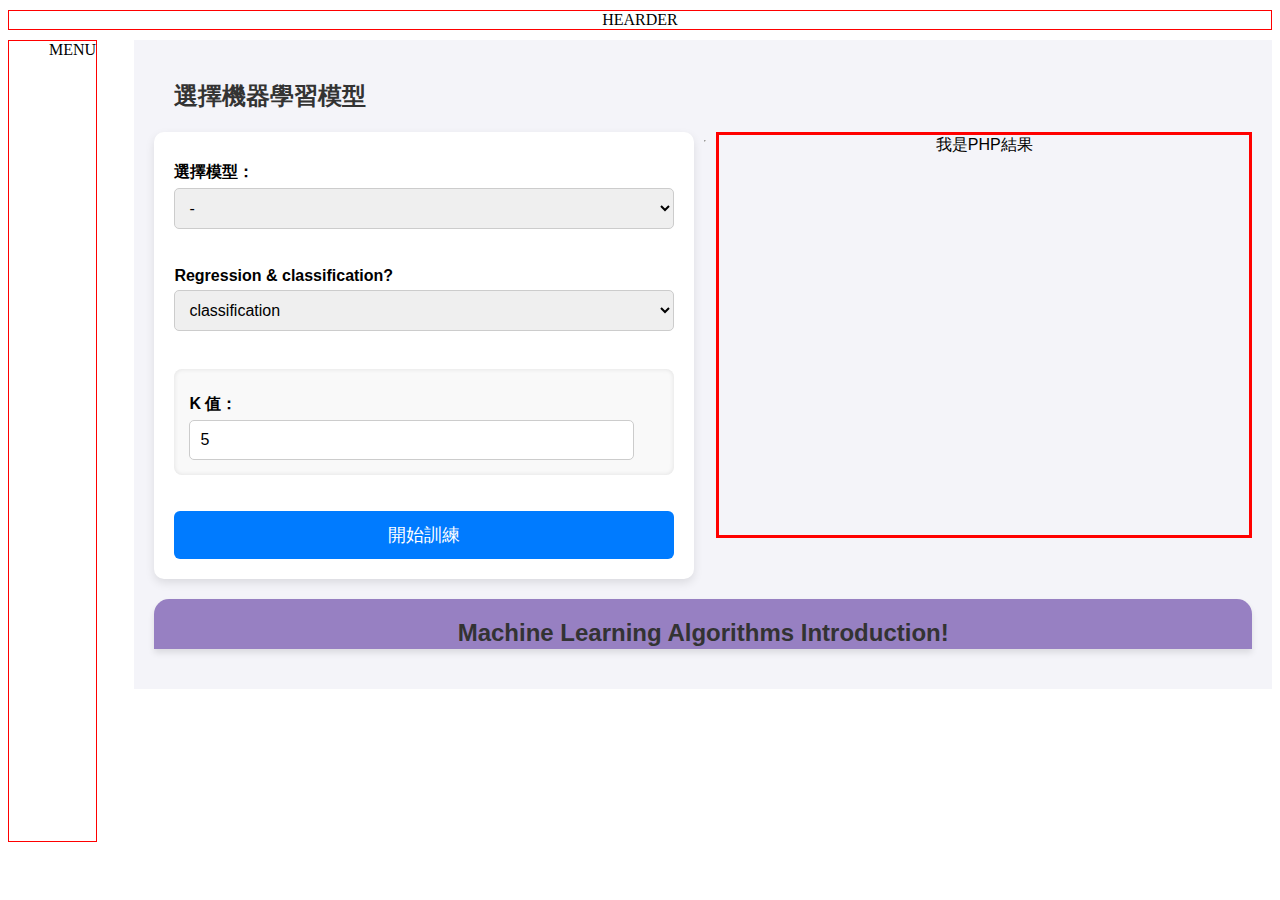
<file: choose_web/index.html>
<!DOCTYPE html>
<html>

<head>
    <meta charset="UTF-8">
    <title>選擇機器學習模型</title>
    <link href="styles.css" rel="stylesheet" type="text/css" />
    <script>
        // 确保脚本在页面完全加载后执行
        document.addEventListener('DOMContentLoaded', function () {
            var allElements = document.querySelectorAll('[id]');

        });
        function showParams() {
            var model = document.getElementById("model").value;
            var taskTypeSelect = document.getElementById("task_type");
            var taskTypeLabel = document.getElementById("task_type_label");
            // 隱藏所有參數區塊

            var allParams = ["knn_params",
                "decision_tree_params",
                "random_forest_params",
                "linerSVC_params",
                "linerSVR_params",
                "logisticRegression_params",
                "linear_regression_params",
                "SVM_params"
            ];

            allParams.forEach(function (id) {
                document.getElementById(id).style.display = "none";
            });
            var allIntroductions = [
                "KNN_Introduction",
                "DecisionTree_Introduction",
                "RandomForest_Introduction",
                "LinearSVC/SVR_Introduction",
                "LogisticRegression/Linear_Introduction",
                "SVM_Introduction"
            ];

            allIntroductions.forEach(function (id) {
                document.getElementById(id).style.display = "none";  // 隐藏所有的介绍
            });


            // 顯示對應的參數區塊
            if (model === "KNeighbors") {
                document.getElementById("knn_params").style.display = "block";
                document.getElementById("KNN_Introduction").style.display = "block";

            } else if (model === "DecisionTree") {
                document.getElementById("decision_tree_params").style.display = "block";
                document.getElementById("DecisionTree_Introduction").style.display = "block";

            } else if (model === "RandomForest") {
                document.getElementById("random_forest_params").style.display = "block";
                document.getElementById("RandomForest_Introduction").style.display = "block";

            } else if (model === "LinearSVC") {
                document.getElementById("linerSVC_params").style.display = "block";
                document.getElementById("LinearSVC/SVR_Introduction").style.display = "block";

            } else if (model === "LinearSVR") {
                document.getElementById("linerSVR_params").style.display = "block";
                document.getElementById("LinearSVC/SVR_Introduction").style.display = "block";

            } else if (model === "LogisticRegression") {
                document.getElementById("logisticRegression_params").style.display = "block";
                document.getElementById("LogisticRegression/Linear_Introduction").style.display = "block";

            } else if (model === "LinearRegression") {
                document.getElementById("linear_regression_params").style.display = "block";
                document.getElementById("LogisticRegression/Linear_Introduction").style.display = "block";

            } else if (model === "SVM") {
                document.getElementById("SVM_params").style.display = "block";
                document.getElementById("SVM_Introduction").style.display = "block";
            }
            taskTypeSelect.innerHTML = "";  // 清空原本的選項
            //<label for="task_type">Regression only! </label>
            //<label for="task_type">classification only! </label>

            if (model === "LinearSVC" || model === "LogisticRegression") {
                taskTypeSelect.innerHTML = '<option value="classification">classification</option>';
                taskTypeLabel.innerHTML = "classification only!";
            } else if (model === "LinearSVR" || model === "LinearRegression") {
                taskTypeSelect.innerHTML = '<option value="regression">Regression</option>';
                taskTypeLabel.innerHTML = "Regression only!";
            } else {
                taskTypeSelect.innerHTML = '<option value="classification">classification</option><option value="regression">Regression</option>';
                taskTypeLabel.innerHTML = 'Regression & classification?'
            }
        }
        // 根據選擇的模型，更新 task_type 的可選項



    </script>
</head>

<body>
    <div class="header">
        <header style="border: 1px solid red; text-align:center ;margin:10px 0px;">HEARDER<br></header>
        <menu style="margin:0px; float:left;border: 1px solid red;height:800px;text-align:center">MENU</menu>
    </div>

    <div class="wrapper">
        <h2 style="text-align: left;">&nbsp;&nbsp;&nbsp;選擇機器學習模型</h2>
        <div class="container">

            <div class="formDiv">
                <!-- 選擇模型表單 -->
                <form action="http://192.168.1.166/choose_web/ml/choose_web/train_model.php" method="POST">

                    <label for="model">選擇模型：</label>
                    <select name="model" id="model" onchange="showParams()">
                        <option>-</option>
                        <option value="KNeighbors">K Neighbors</option>
                        <option value="DecisionTree">Decision Tree</option>
                        <option value="RandomForest">Random Forest</option>
                        <option value="LinearSVC">LinearSVC</option>
                        <option value="LinearSVR">LinearSVR</option>
                        <option value="LogisticRegression">LogisticRegression</option>
                        <option value="LinearRegression">LinearRegression</option>
                        <option value="SVM">SVM</option>
                    </select>
                    <br><br>
                    <label for="task_type" id="task_type_label">Regression & classification? </label>
                    <select name="task_type" id="task_type">
                        <option value="classification">classification</option>
                        <option value="regression">Regression</option>
                    </select>
                    <br><br>
                    <!-- KNeighbors 參數 -->
                    <div id="knn_params" style="display:block;">


                        <label for="k_value">K 值：</label>
                        <input type="number" name="k_value" min="1" max="30" value="5">
                    </div>

                    <!-- DecisionTree 參數 -->
                    <div id="decision_tree_params" style="display:none;">
                        <label for="max_depth">最大深度：</label>
                        <input type="number" name="max_depth" min="1" max="20" value="10">
                    </div>

                    <!-- RandomForest 參數 -->
                    <div id="random_forest_params" style="display:none;">

                        <label for="max_depth">最大深度：</label>
                        <input type="number" name="max_depth" min="1" max="20" value="10">
                        <br>
                        <label for="random_state">random_state:</label>
                        <input type="number" name="random_state" min="1" max="100" value="10">
                        <br>

                        <label for="n_estimators">n_estimators:</label>
                        <input type="number" name="n_estimators" min="10" max="100" value="100">

                    </div>

                    <!-- linerSVC_params 參數 -->
                    <div id="linerSVC_params" style="display:none;">

                        <label for="svc_C">C值：</label>
                        <input type="number" name="svc_C" step="0.1" min="0.1" max="10" value="1.0">

                    </div>

                    <!-- linerSVR_params 參數 -->
                    <div id="linerSVR_params" style="display:none;">

                        <label for="svr_C">C值：</label>
                        <input type="number" name="svr_C" step="0.1" min="0.1" max="10" value="1.0">
                        <br>
                        <label for="svr_epsilon">Epsilon：</label>
                        <input type="number" name="svr_epsilon" step="0.01" min="0.01" max="1" value="0.1">
                    </div>

                    <!-- logisticRegression_params 參數 -->
                    <div id="logisticRegression_params" style="display:none;">

                        <label for="logistic_C">C值：</label>
                        <input type="number" name="logistic_C" step="0.1" min="0.1" max="10" value="1.0">
                        <br>

                    </div>

                    <!-- linear_regression_params 參數 -->
                    <div id="linear_regression_params" style="display:none;">

                        <label for="linear_fit_intercept">是否擷取截距：</label>
                        <select name="linear_fit_intercept">
                            <option value="true">是</option>
                            <option value="false">否</option>
                        </select>
                    </div>

                    <!-- SVM_params 參數 -->
                    <div id="SVM_params" style="display:none;">

                        <label for="svm_kernel">選擇核函數：</label>
                        <select name="svm_kernel">
                            <option value="linear">線性 (Linear)</option>
                            <option value="poly">多項式 (Polynomial)</option>
                            <option value="rbf">徑向基 (RBF)</option>
                        </select>
                        <br>
                        <label for="svm_C">C值：</label>
                        <input type="number" name="svm_C" step="0.1" min="0.1" max="10" value="1.0">
                    </div>

                    <br><br>
                    <input type="submit" value="開始訓練">
                </form>
            </div>
            <hr>
            <!-- 不切換頁面顯示py結果 -->
            <div class="train_result">我是PHP結果</div>
        </div>

        <!-- 模型介紹部分 -->
        <div class="content">
            <div class="top-banner">
                <h2>Machine Learning Algorithms Introduction!</h2>
            </div>

            <div id="KNN_Introduction" class="Introduction" style="display:none;">
                <h3>KNN (K-Nearest Neighbor , K-近鄰演算法)</h3>
                <p>
                    <br>

                    屬於一種簡單且直觀的
                    監督式學習演算法。<br>它的基本概念是對於每一個待預測的資料點，<br>根據距離選擇離它最近的K個資料點，然後根據這些鄰近的資料點的標籤進行預測。
                    <br><br>
                    <iframe width="560" height="315" src="https://www.youtube.com/embed/0p0o5cmgLdE?si=N51gQWVhZqfYOVhL"
                        title="YouTube video player" frameborder="0"
                        allow="accelerometer; autoplay; clipboard-write; encrypted-media; gyroscope; picture-in-picture;"
                        referrerpolicy="strict-origin-when-cross-origin" allowfullscreen>
                    </iframe>
                    <br>
                    <a
                        href="https://medium.com/@SCU.Datascientist/python學習筆記-knn-k-nearest-neighbor-531a95336f71">參考頁面</a>
                </p>
            </div>
            <div id="DecisionTree_Introduction" class="Introduction" style="display:none;">

                <h3>決策樹 (Decision Tree)</h3>
                <p>是一種監督式學習演算法。通過將資料逐步分割成子集，最後形成樹狀結構來進行預測。<br>
                    在樹狀結構中，每個內部節點代表一個特徵的判斷條件，而每個葉節點代表最終的預測結果。<br>
                    <a
                        href="https://medium.com/@SCU.Datascientist/python%E5%AD%B8%E7%BF%92%E7%AD%86%E8%A8%98-%E6%B1%BA%E7%AD%96%E6%A8%B9-decision-tree-b9acf11f0f84">參考頁面</a>
                </p>
            </div>
            <div id="RandomForest_Introduction" class="Introduction" style="display:none;">
                <h3>隨機森林 - Random Forest</h3>
                <p>
                    結合多棵不同的決策樹所組成的機器學習模型。<br>
                    屬於結合數個「弱學習器」(Decisiontree)搭配演算法(Bagging)<br>
                    建構出的一個更強的模型：「強學習器」(Random Forest)<br><br>

                    引導聚集算法 - Bootstrap Aggregation(Bagging)<br>
                    運用在隨機森林中的一種演算法，運用自助抽樣法的方式從一個資料集分成數個子資料集。<br>
                    這樣的做法讓隨機森林得以運用此演算法建立的子資料集為基礎建立多個決策樹。<br><br>

                    可以說
                    Bootstrap Aggregation(Bagging) + Decision Tree → Random Forest<br>
                    引導聚集算法 + 決策樹 造就了隨機森林<br>

                    是利用了集成學習(Ensemble Learning)的一種機器學習模型。<br>

                </p>
                <img style="height: 250px;  " src="image/RandomForest.png">
                <p>
                    實際做法為:<br>
                    隨機從資料集中取出樣本，並以這些隨機選取的樣本先構築好數顆決策樹。<br>
                    1.在每一個決策樹中隨機挑選特徵節點<br>
                    2.同時在每棵決策樹以特徵分割的方式劃分此特徵節點<br>
                    在多次執行以上1、2點的動作後，<br>
                    在最後將所有決策樹的預測結果統整起來做結果分析。<br>
                </p>
                <br>
                <a href="https://medium.com/chung-yi/ml入門-十七-隨機森林-random-forest-6afc24871857">Chung-Yi的Medium-隨機森林(Random
                    Forest)

                </a>
                <br>
                <a href="https://tomohiroliu22.medium.com/機器學習-學習筆記系列-37-隨機森林回歸-random-forest-regressor-a0f7a57c06c4">劉智皓
                    (Chih-Hao Liu)的Medium-隨機森林(Random Forest)

                </a> <br>
                <a href="https://en.wikipedia.org/wiki/Bootstrap_aggregating">引導聚集算法wiki

                </a>

            </div>
            <div id="LinearSVC/SVR_Introduction" class="Introduction" style="display:none;">

                <h3>linerSVC - Linear Support Vector Classification & LinerSVR - Linear Support Vector Regression<br>
                </h3>
                <h3>線性支援向量分類/回歸</h3>
                <p>專門用於線性問題的SVM，僅能使用線性核函數（linear kernel）基礎依賴的資料庫是Liblinear。
                    <br>

                    是一種懲罰函數和損失函數的選擇上靈活的模型，較適合大量樣本。<br>
                    這個類別既支援稠密輸入又支援稀疏輸入，並且多類別支援是根據一對多方案處理的。<br>

                    在一些大型數據中，使用或不使用非線性映射會產生類似的效果。<br>
                    但若不計核函數的情況下，我們若是透過linerSVC/linerSVR能更快速地訓練那些龐大的資料集。<br>
                    其中因為Liblinear庫中使用的坐標下降法(coordinate descent）
                    <br>
                </p>

                <img style="height: 250px; width:250px; " src="image/DoordinateDescent.png">

                <p>
                    <br>使它在數據規模較大，並且問題是線性可分的情況下，<br>
                    運算的過程會較快到達最優函式，所以相比於SVC/SVR而言效率會較高。
                    <br>
                    不過與SVC/SVR（基於Libsvm）不同的是，
                    LinearSVC/SVR（基於liblinear）不提供支援向量。<br>
                    十分類似於參數kernel= linear的SVC/SVR，但兩者之間有些許的優異性在。<br>
                </p>
                <h2>SVC vs LinearSVC</h2>
                <table>
                    <tr>
                        <th>特性</th>
                        <th>SVC(kernel='linear')</th>
                        <th>LinearSVC</th>
                    </tr>
                    <tr>
                        <td>支持的核函數</td>
                        <td>只使用 `linear`</td>
                        <td>只使用 `linear`</td>
                    </tr>
                    <tr>
                        <td>適用數據規模</td>
                        <td>小規模數據（< 1 萬）</td>
                        <td>大規模數據（> 1 萬）</td>
                    </tr>
                    <tr>
                        <td>訓練算法</td>
                        <td>SMO（序列最小優化）</td>
                        <td>Liblinear（坐標下降）</td>
                    </tr>
                    <tr>
                        <td>訓練速度</td>
                        <td>慢</td>
                        <td>快</td>
                    </tr>
                    <tr>
                        <td>內存消耗</td>
                        <td>高</td>
                        <td>低</td>
                    </tr>
                    <tr>
                        <td>支持概率估計</td>
                        <td>支持 `probability=True`</td>
                        <td>不支持</td>
                    </tr>
                    <tr>
                        <td>支持 L1 正則化</td>
                        <td>否</td>
                        <td>是（可選 `penalty='l1'`）</td>
                    </tr>
                </table>

                <h2>SVR vs LinearSVR</h2>
                <table>
                    <tr>
                        <th>特性</th>
                        <th>SVR(kernel='linear')</th>
                        <th>LinearSVR</th>
                    </tr>
                    <tr>
                        <td>支持的核函數</td>
                        <td>只使用 `linear`</td>
                        <td>只使用 `linear`</td>
                    </tr>
                    <tr>
                        <td>適用數據規模</td>
                        <td>小規模數據（< 1 萬）</td>
                        <td>大規模數據（> 1 萬）</td>
                    </tr>
                    <tr>
                        <td>訓練算法</td>
                        <td>SMO（序列最小優化）</td>
                        <td>Liblinear（坐標下降）</td>
                    </tr>
                    <tr>
                        <td>訓練速度</td>
                        <td>慢</td>
                        <td>快</td>
                    </tr>
                    <tr>
                        <td>內存消耗</td>
                        <td>高</td>
                        <td>低</td>
                    </tr>
                    <tr>
                        <td>支持 L1 正則化</td>
                        <td>否</td>
                        <td>是（可選 `penalty='l1'`）</td>
                    </tr>
                </table>
                <a href="https://en.wikipedia.org/wiki/Coordinate_descent">Coordinate descent</a>
                <br>
                <a href="https://www.csie.ntu.edu.tw/~cjlin/liblinear/">LIBLINEAR A Library for Large Linear
                    Classification
                </a>
                <span> & </span>
                <a href="https://www.csie.ntu.edu.tw/~cjlin/libsvm/">LIBSVM -- A Library for Support Vector Machines</a>
                <p>LIBLINEAR、LIBSVM兩個開源的機器學習資料庫，均由台灣大學開發被scikit-learm引進並使用</p>

            </div>
            <div id="LogisticRegression/Linear_Introduction" class="Introduction" style="display:none;">
                <h3>Linear regression __ Logistic Regression</h3>
                <h3>線性回歸</h3>
                <p>線性回歸 (Linear regression)是一種監督式學習演算法，<br>將標記的資料集中學習找出一條誤差最小的直線，來預測目標變量。<br><br>

                    線性回歸的公式<br>
                </p>
                <h3>y = &beta;<sub>0</sub> + &beta;<sub>1</sub> x</h3>

                <p>
                    y 是預測的目標的變量<br>
                    x 為自變量或特徵<br>
                    β~0~ 是截距項，回歸線及y軸的交點<br>
                    β~1~ 是斜率，目標變量的變化量<br>
                </p>

                <h3>邏輯回歸(分類)</h3>
                <p>
                    與線性回歸一樣都使用線性方程來描述特徵及目標變量。<br>
                    邏輯回歸不同的是目標變量y的值介於0~1預測的結果為機率值因此主要用於分類問題，尤其是二分類問題。
                </p>
                <a href="https://medium.com/@jason8410271027/學習筆記-線性回歸-linear-regression-38b17484ee0a">Jason的Medium-線性回歸
                </a>

                <br>

                <a
                    href="https://medium.com/jameslearningnote/資料分析-機器學習-第3-3講-線性分類-邏輯斯回歸-logistic-regression-介紹-a1a5f47017e5">
                    Yeh James的Medium-邏輯斯回歸(Logistic Regression) 介紹
                </a>
            </div>
            <div id="SVM_Introduction" class="Introduction" style="display:none;">
                <h3>SVM (Support-vector-machine, 支援向量機)</h3>
                <p>
                    是一種監督式學習演算法適用於回歸與分類問題。<br>
                    特別是處理高維度及具有非線性邊界的分類問題。<br>
                    其概念就是將低維度空間線性不可分的樣本映射到高維度空間，並找到一個超平面將樣本有效分割。<br>
                    並使該超平面與資料點的間隔(Margin)最大化，用來區分不同類別的資料點。
                </p>
                <img style="height: 400px; width:400px; " src="image/SVM1.png">
                <img style="height: 400px; width:400px; " src="image/SVM2.png">
                <p>
                    非線性可分問題SVM可以通過使用核函數(Kernel Function)<br>
                    將資料映射到高維度的方式找到一個最適的超平面。<br>
                    常見核函數:
                </p>
                <div style="width: 40%;margin:auto; font-size:large">

                    <ul>
                        <li>線性核 (Linear Kernel)</li>
                        <li>多項式核 (Polynomial Kernel)</li>
                        <li>徑向基核 (Radial Basis Function, RBF Kernel)</li>
                    </ul>

                </div>
                <a href="https://medium.com/@SCU.Datascientist/機器學習筆記-支援向量機-support-vector-machine-80ad4266d592">
                    Alex lin的Medium 支援向量機(Support Vector Machine)
                </a>
                <br>
                <a
                    href="https://medium.com/jameslearningnote/資料分析-機器學習-第3-4講-支援向量機-support-vector-machine-介紹-9c6c6925856b">
                    Yeh James的Medium 支援向量機(Support Vector Machine)介紹
                </a>
                <br>
                <a href="https://pyecontech.com/2020/03/24/svm/">
                    PyInvest [機器學習首部曲] 支援向量機 SVM
                </a>
                <br>
                <iframe width="560" height="315" src="https://www.youtube.com/embed/9sVFd1QGOjM?si=XXi9hvj7j8V7cdRv"
                    title="YouTube video player" frameborder="0"
                    allow="accelerometer; autoplay; clipboard-write; encrypted-media; gyroscope; picture-in-picture; web-share"
                    referrerpolicy="strict-origin-when-cross-origin" allowfullscreen></iframe>
            </div>
        </div>

    </div>
</body>

</html>
</file>
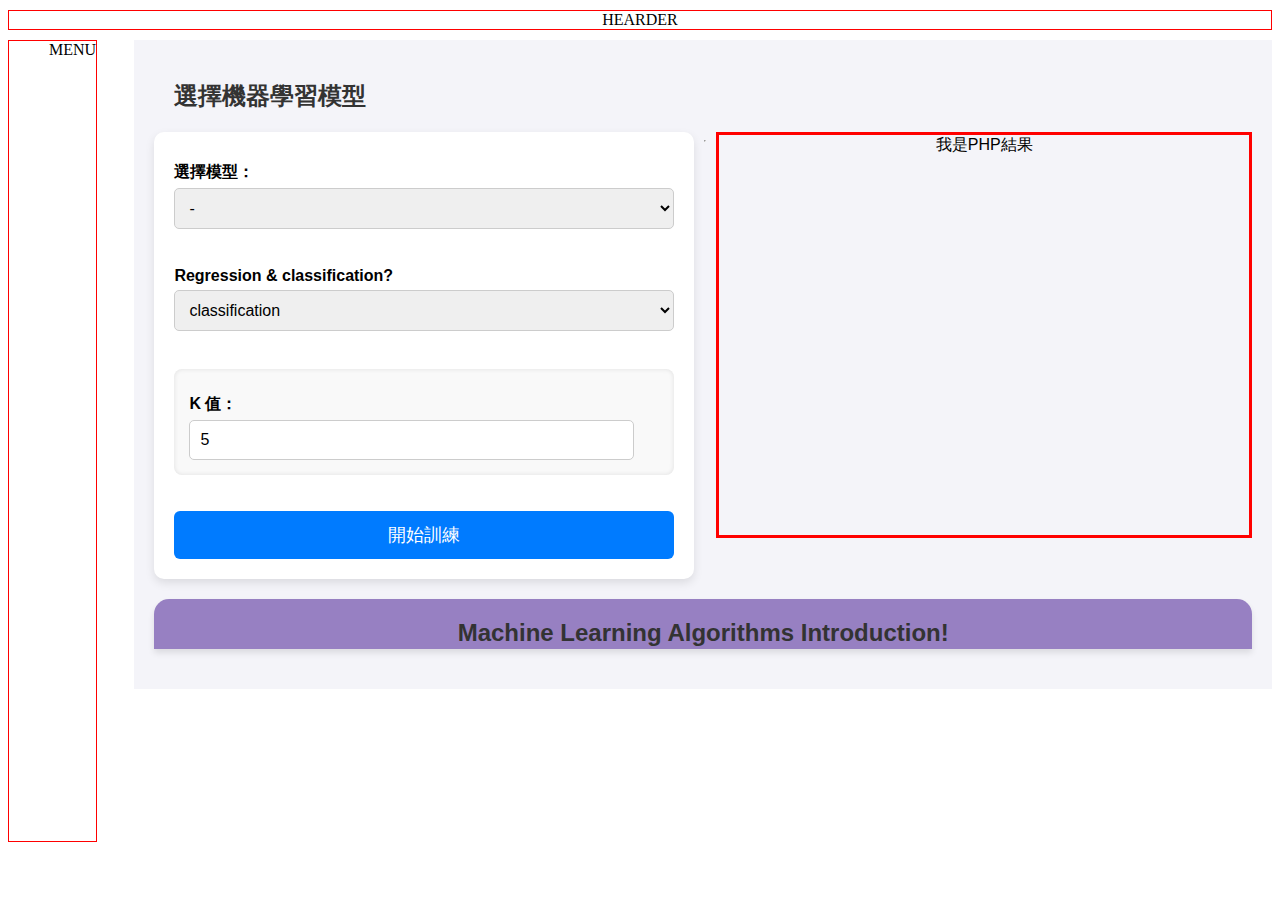
<file: choose_web/舊版本尚未頁面合併.html>
<!DOCTYPE html>
<html>

<head>
    <meta charset="UTF-8">
    <title>選擇機器學習模型</title>
    <link href="styles.css" rel="stylesheet" type="text/css" />
    <script>
        // 確保脚本在頁面完全加载後执行
        document.addEventListener('DOMContentLoaded', function () {
            var allElements = document.querySelectorAll('[id]');
            stopPOST();
        });
        function showParams() {
            var model = document.getElementById("model").value;
            var taskTypeSelect = document.getElementById("task_type");
            var taskTypeLabel = document.getElementById("task_type_label");
            // 隱藏所有參數區塊

            var allParams = ["knn_params",
                "decision_tree_params",
                "random_forest_params",
                "linearSVC_params",
                "linearSVR_params",
                "logisticRegression_params",
                "linear_regression_params",
                "SVM_params"
            ];

            allParams.forEach(function (id) {
                document.getElementById(id).style.display = "none";
            });
            var allIntroductions = [
                "KNN_Introduction",
                "DecisionTree_Introduction",
                "RandomForest_Introduction",
                "LinearSVC/SVR_Introduction",
                "LogisticRegression/Linear_Introduction",
                "SVM_Introduction"
            ];

            allIntroductions.forEach(function (id) {
                document.getElementById(id).style.display = "none";  // 隐藏所有的介绍
            });


            // 顯示對應的參數區塊
            if (model === "KNeighbors") {
                document.getElementById("knn_params").style.display = "block";
                document.getElementById("KNN_Introduction").style.display = "block";

            } else if (model === "DecisionTree") {
                document.getElementById("decision_tree_params").style.display = "block";
                document.getElementById("DecisionTree_Introduction").style.display = "block";

            } else if (model === "RandomForest") {
                document.getElementById("random_forest_params").style.display = "block";
                document.getElementById("RandomForest_Introduction").style.display = "block";

            } else if (model === "LinearSVC") {
                document.getElementById("linearSVC_params").style.display = "block";
                document.getElementById("LinearSVC/SVR_Introduction").style.display = "block";

            } else if (model === "LinearSVR") {
                document.getElementById("linearSVR_params").style.display = "block";
                document.getElementById("LinearSVC/SVR_Introduction").style.display = "block";

            } else if (model === "LogisticRegression") {
                document.getElementById("logisticRegression_params").style.display = "block";
                document.getElementById("LogisticRegression/Linear_Introduction").style.display = "block";

            } else if (model === "LinearRegression") {
                document.getElementById("linear_regression_params").style.display = "block";
                document.getElementById("LogisticRegression/Linear_Introduction").style.display = "block";

            } else if (model === "SVM") {
                document.getElementById("SVM_params").style.display = "block";
                document.getElementById("SVM_Introduction").style.display = "block";
            }
            taskTypeSelect.innerHTML = "";  // 清空原本的選項
            //<label for="task_type">Regression only! </label>
            //<label for="task_type">classification only! </label>

            if (model === "LinearSVC" || model === "LogisticRegression") {
                taskTypeSelect.innerHTML = '<option value="classification">classification</option>';
                taskTypeLabel.innerHTML = "classification only!";
            } else if (model === "LinearSVR" || model === "LinearRegression") {
                taskTypeSelect.innerHTML = '<option value="regression">Regression</option>';
                taskTypeLabel.innerHTML = "Regression only!";
            } else {
                taskTypeSelect.innerHTML = '<option value="classification">classification</option><option value="regression">Regression</option>';
                taskTypeLabel.innerHTML = 'Regression & classification?'
            }
        }
        // 根據選擇的模型，更新 task_type 的可選項


        function stopPOST() {
            document.getElementById('trainForm').addEventListener('submit', function (event) {
                event.preventDefault(); // 阻止表單預設送出行為
                const selectElement = document.getElementById('model');
                const selectedValue = selectElement.value;

                // 如果選擇了 "-"（無效選項），則阻止表單提交
                if (selectedValue === '-') {
                    alert('請選擇有效的選項！')
                } else {
                    const trainResultDiv = document.getElementById('train_result');
                    trainResultDiv.innerHTML = '<div style="text-align: center;"><img src="image/loading-animation.gif" alt="Loading..." style="width: 600px; height: 300px; margin-bottom: 10px;"><p>🚀 訓練中，請稍候...</p></div>';// 顯示loading提示

                    const formData = new FormData(this);

                    fetch('train_model.php', {
                        method: 'POST',
                        body: formData
                    })
                        .then(response => response.text()) // 假設 train_model.php 回傳的是HTML或純文字
                        .then(data => {
                            trainResultDiv.innerHTML = data; // 訓練完成後，把內容放進來
                        })
                        .catch(error => {
                            console.error('發生錯誤:', error);
                            trainResultDiv.innerHTML = '<p style="color: red;">❌ 發生錯誤，請稍後再試。</p>';
                        });
                };
            });
        }
        // 阻止表單預設送出行為，將其資料POST至本頁面的train_result的div之中。



    </script>
</head>

<body>
    <div class="header">
        <header style="border: 1px solid red; text-align:center ;margin:10px 0px;">HEARDER<br></header>
        <menu style="margin:0px; float:left;border: 1px solid red;height:800px;text-align:center">MENU</menu>
    </div>

    <div class="wrapper">
        <h2 style="text-align: left;">&nbsp;&nbsp;&nbsp;選擇機器學習模型</h2>
        <div class="container">

            <div class="formDiv">
                <!-- 選擇模型表單 -->
                <form id="trainForm" action="train_model.php" method="POST">

                    <label for="model">選擇模型：</label>
                    <select name="model" id="model" onchange="showParams() " required>
                        <option>-</option>
                        <option value="KNeighbors">K Neighbors</option>
                        <option value="DecisionTree">Decision Tree</option>
                        <option value="RandomForest">Random Forest</option>
                        <option value="LinearSVC">LinearSVC</option>
                        <option value="LinearSVR">LinearSVR</option>
                        <option value="LogisticRegression">LogisticRegression</option>
                        <option value="LinearRegression">LinearRegression</option>
                        <option value="SVM">SVM</option>
                    </select>
                    <br><br>
                    <label for="task_type" id="task_type_label">Regression & classification? </label>
                    <select name="task_type" id="task_type">
                        <option value="classification">classification</option>
                        <option value="regression">Regression</option>
                    </select>
                    <br><br>
                    <!-- KNeighbors 參數 -->
                    <div id="knn_params" style="display:block;">


                        <label for="k_value">K 值：</label>
                        <input type="number" name="k_value" min="1" max="30" value="5">
                    </div>

                    <!-- DecisionTree 參數 -->
                    <div id="decision_tree_params" style="display:none;">
                        <label for="max_depth">最大深度：</label>
                        <input type="number" name="max_depth" min="1" max="20" value="10">
                    </div>

                    <!-- RandomForest 參數 -->
                    <div id="random_forest_params" style="display:none;">

                        <label for="max_depth">最大深度：</label>
                        <input type="number" name="max_depth" min="1" max="20" value="10">
                        <br>
                        <label for="random_state">random_state:</label>
                        <input type="number" name="random_state" min="1" max="100" value="10">
                        <br>

                        <label for="n_estimators">n_estimators:</label>
                        <input type="number" name="n_estimators" min="10" max="100" value="100">

                    </div>

                    <!-- linearSVC_params 參數 -->
                    <div id="linearSVC_params" style="display:none;">

                        <label for="svc_C">C值：</label>
                        <input type="number" name="svc_C" step="0.1" min="0.1" max="10" value="1.0">

                    </div>

                    <!-- linearSVR_params 參數 -->
                    <div id="linearSVR_params" style="display:none;">

                        <label for="svr_C">C值：</label>
                        <input type="number" name="svr_C" step="0.1" min="0.1" max="10" value="1.0">
                        <br>
                        <label for="svr_epsilon">Epsilon：</label>
                        <input type="number" name="svr_epsilon" step="0.01" min="0.01" max="1" value="0.1">
                    </div>

                    <!-- logisticRegression_params 參數 -->
                    <div id="logisticRegression_params" style="display:none;">

                        <label for="logistic_C">C值：</label>
                        <input type="number" name="logistic_C" step="0.1" min="0.1" max="10" value="1.0">
                        <br>

                    </div>

                    <!-- linear_regression_params 參數 -->
                    <div id="linear_regression_params" style="display:none;">

                        <label for="linear_fit_intercept">是否擷取截距：</label>
                        <select name="linear_fit_intercept">
                            <option value="true">是</option>
                            <option value="false">否</option>
                        </select>
                    </div>

                    <!-- SVM_params 參數 -->
                    <div id="SVM_params" style="display:none;">

                        <label for="svm_kernel">選擇核函數：</label>
                        <select name="svm_kernel">
                            <option value="linear">線性 (Linear)</option>
                            <option value="poly">多項式 (Polynomial)</option>
                            <option value="rbf">徑向基 (RBF)</option>
                        </select>
                        <br>
                        <label for="svm_C">C值：</label>
                        <input type="number" name="svm_C" step="0.1" min="0.1" max="10" value="1.0">
                    </div>

                    <br><br>
                    <input type="submit" value="開始訓練">
                </form>
            </div>
            <hr>
            <!-- 不切換頁面顯示py結果 -->
            <div id="train_result" class="train_result">我是PHP結果</div>
        </div>

        <!-- 模型介紹部分 -->
        <div class="content">
            <div class="top-banner">
                <h2>Machine Learning Algorithms Introduction!</h2>
            </div>

            <div id="KNN_Introduction" class="Introduction" style="display:none;">
                <h3>KNN (K-Nearest Neighbor , K-近鄰演算法)</h3>
                <p>
                    <br>

                    屬於一種簡單且直觀的
                    監督式學習演算法。<br>它的基本概念是對於每一個待預測的資料點，<br>根據距離選擇離它最近的K個資料點，然後根據這些鄰近的資料點的標籤進行預測。
                    <br><br>
                    <iframe width="560" height="315" src="https://www.youtube.com/embed/0p0o5cmgLdE?si=N51gQWVhZqfYOVhL"
                        title="YouTube video player" frameborder="0"
                        allow="accelerometer; autoplay; clipboard-write; encrypted-media; gyroscope; picture-in-picture;"
                        referrerpolicy="strict-origin-when-cross-origin" allowfullscreen>
                    </iframe>
                    <br>
                    <a
                        href="https://medium.com/@SCU.Datascientist/python學習筆記-knn-k-nearest-neighbor-531a95336f71">參考頁面</a>
                </p>
            </div>
            <div id="DecisionTree_Introduction" class="Introduction" style="display:none;">

                <h3>決策樹 (Decision Tree)</h3>
                <p>是一種監督式學習演算法。通過將資料逐步分割成子集，最後形成樹狀結構來進行預測。<br>
                    在樹狀結構中，每個內部節點代表一個特徵的判斷條件，而每個葉節點代表最終的預測結果。<br>
                    <a
                        href="https://medium.com/@SCU.Datascientist/python%E5%AD%B8%E7%BF%92%E7%AD%86%E8%A8%98-%E6%B1%BA%E7%AD%96%E6%A8%B9-decision-tree-b9acf11f0f84">參考頁面</a>
                </p>
            </div>
            <div id="RandomForest_Introduction" class="Introduction" style="display:none;">
                <h3>隨機森林 - Random Forest</h3>
                <p>
                    結合多棵不同的決策樹所組成的機器學習模型。<br>
                    屬於結合數個「弱學習器」(Decisiontree)搭配演算法(Bagging)<br>
                    建構出的一個更強的模型：「強學習器」(Random Forest)<br><br>

                    引導聚集算法 - Bootstrap Aggregation(Bagging)<br>
                    運用在隨機森林中的一種演算法，運用自助抽樣法的方式從一個資料集分成數個子資料集。<br>
                    這樣的做法讓隨機森林得以運用此演算法建立的子資料集為基礎建立多個決策樹。<br><br>

                    可以說
                    Bootstrap Aggregation(Bagging) + Decision Tree → Random Forest<br>
                    引導聚集算法 + 決策樹 造就了隨機森林<br>

                    是利用了集成學習(Ensemble Learning)的一種機器學習模型。<br>

                </p>
                <img style="height: 250px;  " src="image/RandomForest.png">
                <p>
                    實際做法為:<br>
                    隨機從資料集中取出樣本，並以這些隨機選取的樣本先構築好數顆決策樹。<br>
                    1.在每一個決策樹中隨機挑選特徵節點<br>
                    2.同時在每棵決策樹以特徵分割的方式劃分此特徵節點<br>
                    在多次執行以上1、2點的動作後，<br>
                    在最後將所有決策樹的預測結果統整起來做結果分析。<br>
                </p>
                <br>
                <a href="https://medium.com/chung-yi/ml入門-十七-隨機森林-random-forest-6afc24871857">Chung-Yi的Medium-隨機森林(Random
                    Forest)

                </a>
                <br>
                <a href="https://tomohiroliu22.medium.com/機器學習-學習筆記系列-37-隨機森林回歸-random-forest-regressor-a0f7a57c06c4">劉智皓
                    (Chih-Hao Liu)的Medium-隨機森林(Random Forest)

                </a> <br>
                <a href="https://en.wikipedia.org/wiki/Bootstrap_aggregating">引導聚集算法wiki

                </a>

            </div>
            <div id="LinearSVC/SVR_Introduction" class="Introduction" style="display:none;">

                <h3>linearSVC - Linear Support Vector Classification & LinearSVR - Linear Support Vector Regression<br>
                </h3>
                <h3>線性支援向量分類/回歸</h3>
                <p>專門用於線性問題的SVM，僅能使用線性核函數（linear kernel）基礎依賴的資料庫是Liblinear。
                    <br>

                    是一種懲罰函數和損失函數的選擇上靈活的模型，較適合大量樣本。<br>
                    這個類別既支援稠密輸入又支援稀疏輸入，並且多類別支援是根據一對多方案處理的。<br>

                    在一些大型數據中，使用或不使用非線性映射會產生類似的效果。<br>
                    但若不計核函數的情況下，我們若是透過linearSVC/linearSVR能更快速地訓練那些龐大的資料集。<br>
                    其中因為Liblinear庫中使用的坐標下降法(coordinate descent）
                    <br>
                </p>

                <img style="height: 250px; width:250px; " src="image/DoordinateDescent.png">

                <p>
                    <br>使它在數據規模較大，並且問題是線性可分的情況下，<br>
                    運算的過程會較快到達最優函式，所以相比於SVC/SVR而言效率會較高。
                    <br>
                    不過與SVC/SVR（基於Libsvm）不同的是，
                    LinearSVC/SVR（基於liblinear）不提供支援向量。<br>
                    十分類似於參數kernel= linear的SVC/SVR，但兩者之間有些許的優異性在。<br>
                </p>
                <h2>SVC vs LinearSVC</h2>
                <table>
                    <tr>
                        <th>特性</th>
                        <th>SVC(kernel='linear')</th>
                        <th>LinearSVC</th>
                    </tr>
                    <tr>
                        <td>支持的核函數</td>
                        <td>只使用 `linear`</td>
                        <td>只使用 `linear`</td>
                    </tr>
                    <tr>
                        <td>適用數據規模</td>
                        <td>小規模數據（< 1 萬）</td>
                        <td>大規模數據（> 1 萬）</td>
                    </tr>
                    <tr>
                        <td>訓練算法</td>
                        <td>SMO（序列最小優化）</td>
                        <td>Liblinear（坐標下降）</td>
                    </tr>
                    <tr>
                        <td>訓練速度</td>
                        <td>慢</td>
                        <td>快</td>
                    </tr>
                    <tr>
                        <td>內存消耗</td>
                        <td>高</td>
                        <td>低</td>
                    </tr>
                    <tr>
                        <td>支持概率估計</td>
                        <td>支持 `probability=True`</td>
                        <td>不支持</td>
                    </tr>
                    <tr>
                        <td>支持 L1 正則化</td>
                        <td>否</td>
                        <td>是（可選 `penalty='l1'`）</td>
                    </tr>
                </table>

                <h2>SVR vs LinearSVR</h2>
                <table>
                    <tr>
                        <th>特性</th>
                        <th>SVR(kernel='linear')</th>
                        <th>LinearSVR</th>
                    </tr>
                    <tr>
                        <td>支持的核函數</td>
                        <td>只使用 `linear`</td>
                        <td>只使用 `linear`</td>
                    </tr>
                    <tr>
                        <td>適用數據規模</td>
                        <td>小規模數據（< 1 萬）</td>
                        <td>大規模數據（> 1 萬）</td>
                    </tr>
                    <tr>
                        <td>訓練算法</td>
                        <td>SMO（序列最小優化）</td>
                        <td>Liblinear（坐標下降）</td>
                    </tr>
                    <tr>
                        <td>訓練速度</td>
                        <td>慢</td>
                        <td>快</td>
                    </tr>
                    <tr>
                        <td>內存消耗</td>
                        <td>高</td>
                        <td>低</td>
                    </tr>
                    <tr>
                        <td>支持 L1 正則化</td>
                        <td>否</td>
                        <td>是（可選 `penalty='l1'`）</td>
                    </tr>
                </table>
                <a href="https://en.wikipedia.org/wiki/Coordinate_descent">Coordinate descent</a>
                <br>
                <a href="https://www.csie.ntu.edu.tw/~cjlin/liblinear/">LIBLINEAR A Library for Large Linear
                    Classification
                </a>
                <span> & </span>
                <a href="https://www.csie.ntu.edu.tw/~cjlin/libsvm/">LIBSVM -- A Library for Support Vector Machines</a>
                <p>LIBLINEAR、LIBSVM兩個開源的機器學習資料庫，均由台灣大學開發被scikit-learm引進並使用</p>

            </div>
            <div id="LogisticRegression/Linear_Introduction" class="Introduction" style="display:none;">
                <h3>Linear regression __ Logistic Regression</h3>
                <h3>線性回歸</h3>
                <p>線性回歸 (Linear regression)是一種監督式學習演算法，<br>將標記的資料集中學習找出一條誤差最小的直線，來預測目標變量。<br><br>

                    線性回歸的公式<br>
                </p>
                <h3>y = &beta;<sub>0</sub> + &beta;<sub>1</sub> x</h3>

                <p>
                    y 是預測的目標的變量<br>
                    x 為自變量或特徵<br>
                    β~0~ 是截距項，回歸線及y軸的交點<br>
                    β~1~ 是斜率，目標變量的變化量<br>
                </p>

                <h3>邏輯回歸(分類)</h3>
                <p>
                    與線性回歸一樣都使用線性方程來描述特徵及目標變量。<br>
                    邏輯回歸不同的是目標變量y的值介於0~1預測的結果為機率值因此主要用於分類問題，尤其是二分類問題。
                </p>
                <a href="https://medium.com/@jason8410271027/學習筆記-線性回歸-linear-regression-38b17484ee0a">Jason的Medium-線性回歸
                </a>

                <br>

                <a
                    href="https://medium.com/jameslearningnote/資料分析-機器學習-第3-3講-線性分類-邏輯斯回歸-logistic-regression-介紹-a1a5f47017e5">
                    Yeh James的Medium-邏輯斯回歸(Logistic Regression) 介紹
                </a>
            </div>
            <div id="SVM_Introduction" class="Introduction" style="display:none;">
                <h3>SVM (Support-vector-machine, 支援向量機)</h3>
                <p>
                    是一種監督式學習演算法適用於回歸與分類問題。<br>
                    特別是處理高維度及具有非線性邊界的分類問題。<br>
                    其概念就是將低維度空間線性不可分的樣本映射到高維度空間，並找到一個超平面將樣本有效分割。<br>
                    並使該超平面與資料點的間隔(Margin)最大化，用來區分不同類別的資料點。
                </p>
                <img style="height: 400px; width:400px; " src="image/SVM1.png">
                <img style="height: 400px; width:400px; " src="image/SVM2.png">
                <p>
                    非線性可分問題SVM可以通過使用核函數(Kernel Function)<br>
                    將資料映射到高維度的方式找到一個最適的超平面。<br>
                    常見核函數:
                </p>
                <div style="width: 40%;margin:auto; font-size:large">

                    <ul>
                        <li>線性核 (Linear Kernel)</li>
                        <li>多項式核 (Polynomial Kernel)</li>
                        <li>徑向基核 (Radial Basis Function, RBF Kernel)</li>
                    </ul>

                </div>
                <a href="https://medium.com/@SCU.Datascientist/機器學習筆記-支援向量機-support-vector-machine-80ad4266d592">
                    Alex lin的Medium 支援向量機(Support Vector Machine)
                </a>
                <br>
                <a
                    href="https://medium.com/jameslearningnote/資料分析-機器學習-第3-4講-支援向量機-support-vector-machine-介紹-9c6c6925856b">
                    Yeh James的Medium 支援向量機(Support Vector Machine)介紹
                </a>
                <br>
                <a href="https://pyecontech.com/2020/03/24/svm/">
                    PyInvest [機器學習首部曲] 支援向量機 SVM
                </a>
                <br>
                <iframe width="560" height="315" src="https://www.youtube.com/embed/9sVFd1QGOjM?si=XXi9hvj7j8V7cdRv"
                    title="YouTube video player" frameborder="0"
                    allow="accelerometer; autoplay; clipboard-write; encrypted-media; gyroscope; picture-in-picture; web-share"
                    referrerpolicy="strict-origin-when-cross-origin" allowfullscreen></iframe>
            </div>
        </div>

    </div>
</body>

</html>
</file>
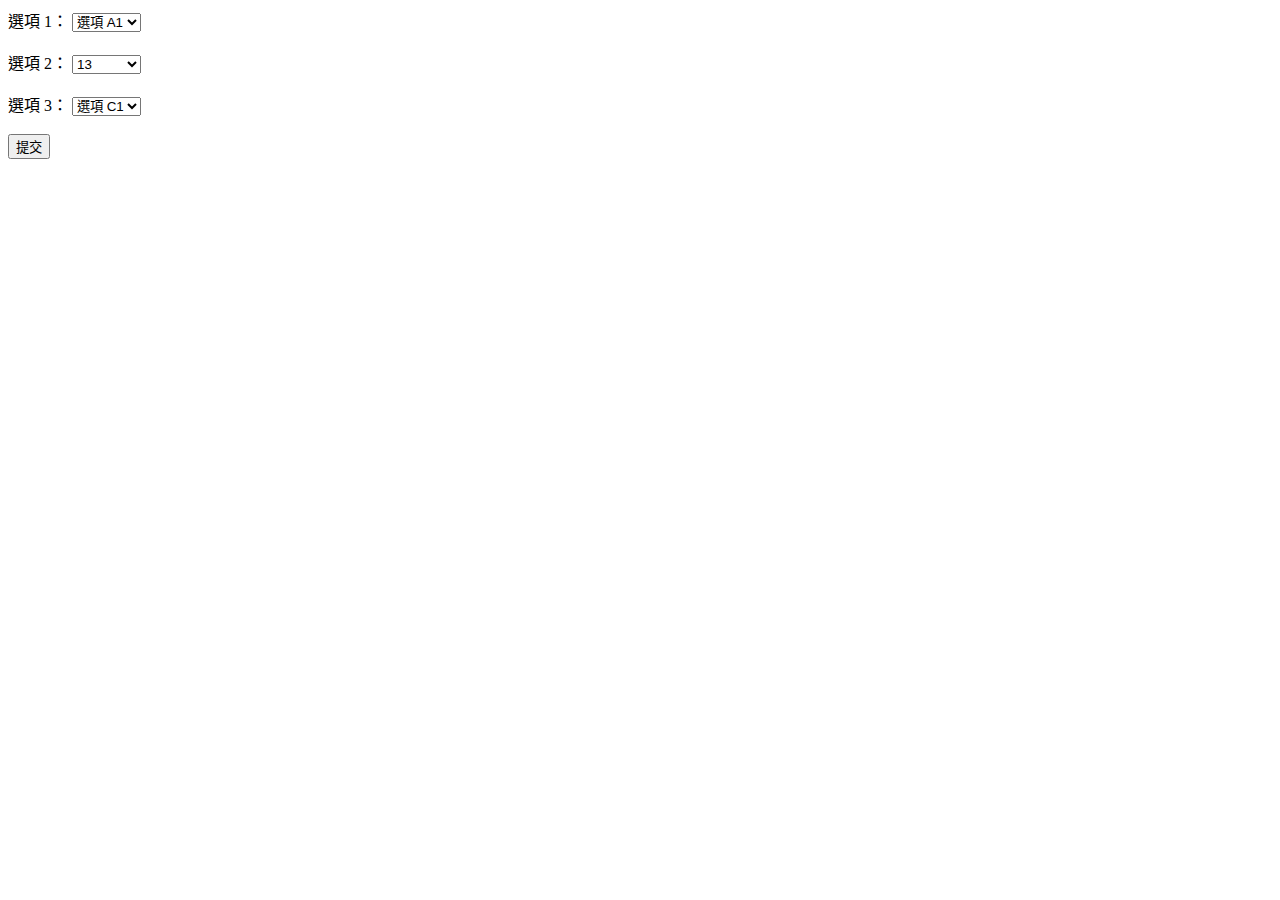
<file: choose_web/TEST/php.html>
<!DOCTYPE html>
<html lang="zh-TW">
<head>
    <meta charset="UTF-8">
    <meta name="viewport" content="width=device-width, initial-scale=1.0">
    <title>三個下拉式選單</title>
</head>
<body>
    <form action="Test.php" method="post">
        <label for="dropdown1">選項 1：</label>
        <select name="option1" id="dropdown1">
            <option value="A1">選項 A1</option>
            <option value="A2">選項 A2</option>
            <option value="A3">選項 A3</option>
        </select>
        <br><br>
        
        <label for="dropdown2">選項 2：</label>
        <select name="option2" id="dropdown2">
            <option value="13">13</option>
            <option value="B2">選項 B2</option>
            <option value="B3">選項 B3</option>
        </select>
        <br><br>
        
        <label for="dropdown3">選項 3：</label>
        <select name="option3" id="dropdown3">
            <option value="C1">選項 C1</option>
            <option value="C2">選項 C2</option>
            <option value="C3">選項 C3</option>
        </select>
        <br><br>
        
        <button type="submit">提交</button>
    </form>
</body>
</html>
</file>
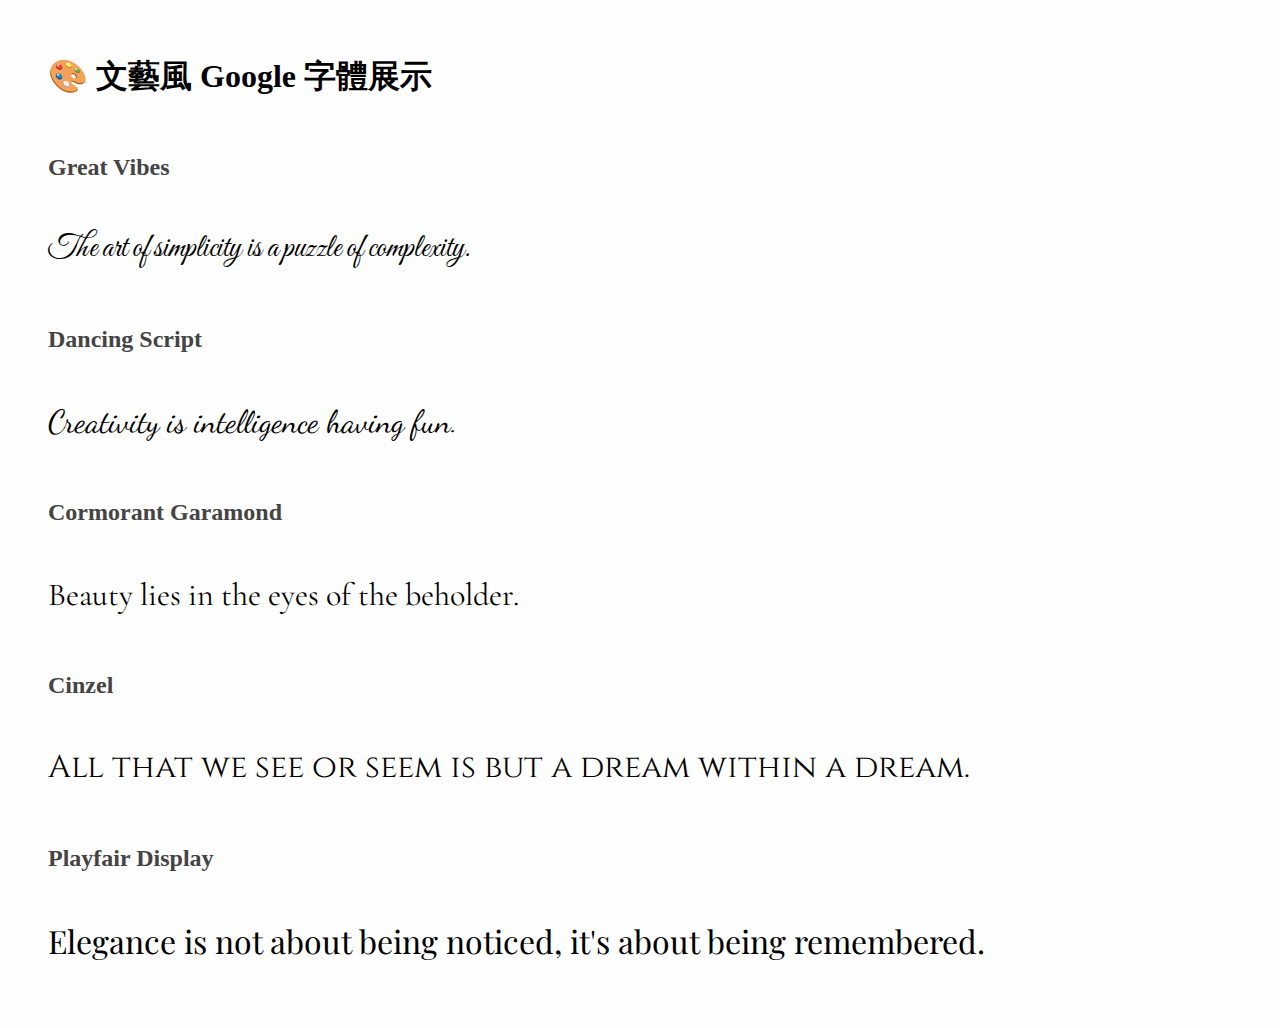
<file: choose_web/TEST/TTTTTT.html>
<html lang="zh-Hant" class=""><head>
    <meta charset="UTF-8">
    <title>文藝字體展示</title>
    <link href="https://fonts.googleapis.com/css2?family=Great+Vibes&amp;family=Dancing+Script&amp;family=Cormorant+Garamond&amp;family=Cinzel&amp;family=Playfair+Display&amp;display=swap" rel="stylesheet">
    <style>
        body {
            background-color: #fefefe;
            padding: 40px;
            line-height: 1.8;
        }

        h2 {
            margin-top: 40px;
            font-size: 24px;
            color: #444;
        }

        .font-sample {
            font-size: 32px;
            margin-bottom: 10px;
        }

        .great-vibes {
            font-family: 'Great Vibes', cursive;
        }

        .dancing-script {
            font-family: 'Dancing Script', cursive;
        }

        .cormorant {
            font-family: 'Cormorant Garamond', serif;
        }

        .cinzel {
            font-family: 'Cinzel', serif;
        }

        .playfair {
            font-family: 'Playfair Display', serif;
        }
    </style>
</head>
<body>
    <h1>🎨 文藝風 Google 字體展示</h1>

    <h2>Great Vibes</h2>
    <p class="font-sample great-vibes">The art of simplicity is a puzzle of complexity.</p>

    <h2>Dancing Script</h2>
    <p class="font-sample dancing-script">Creativity is intelligence having fun.</p>

    <h2>Cormorant Garamond</h2>
    <p class="font-sample cormorant">Beauty lies in the eyes of the beholder.</p>

    <h2>Cinzel</h2>
    <p class="font-sample cinzel">All that we see or seem is but a dream within a dream.</p>

    <h2>Playfair Display</h2>
    <p class="font-sample playfair">Elegance is not about being noticed, it's about being remembered.</p>



</body></html>
</file>
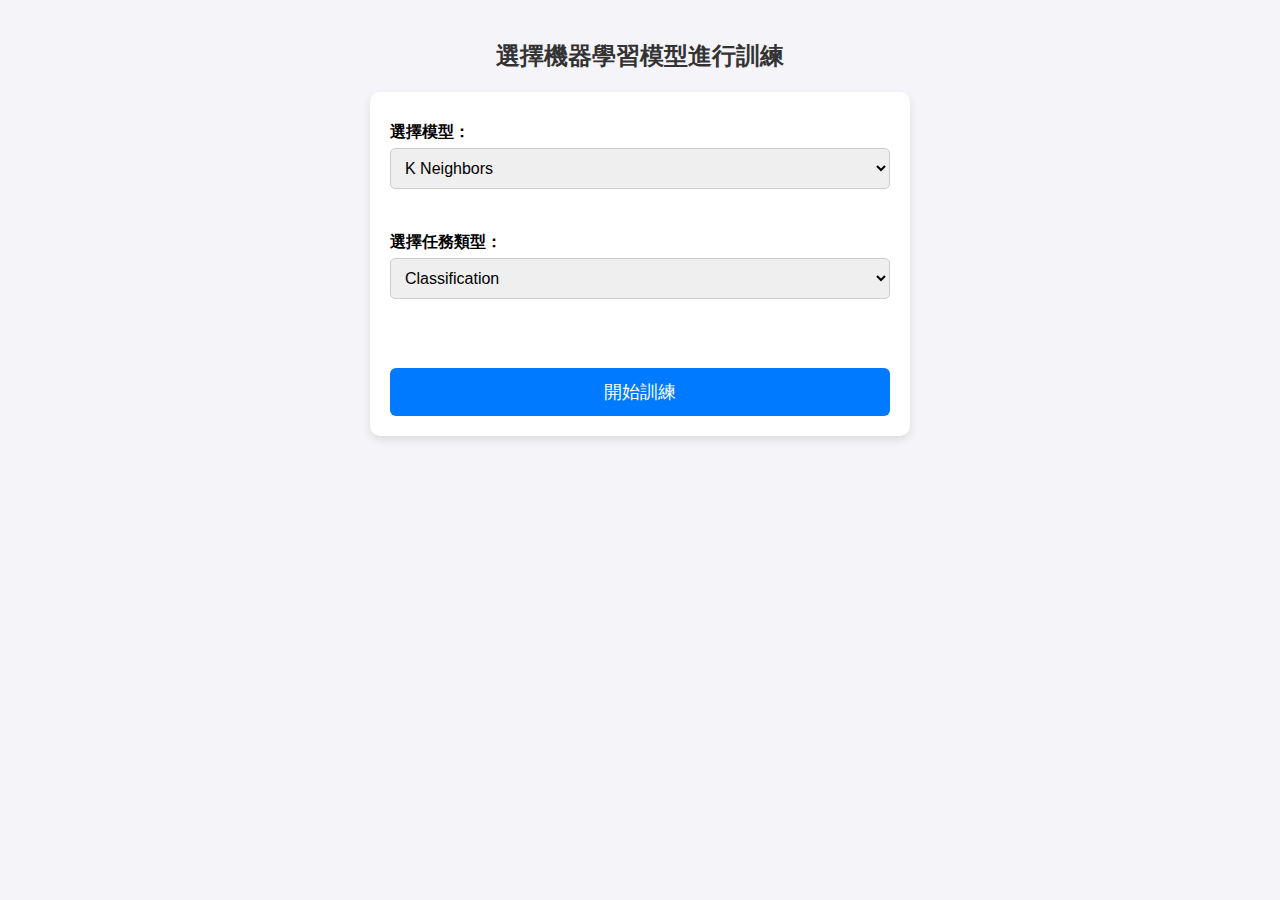
<file: choose_web/TEST/最初表單測試.html>
<!DOCTYPE html>
<html>

<head>
    <meta charset="UTF-8">
    <title>選擇機器學習模型</title>

    <style>
        /* 全局設置 */
        body {
            font-family: 'Arial', sans-serif;
            background-color: #f4f4f9;
            margin: 0;
            padding: 20px;
            text-align: center;
        }

        /* 容器 */
        form {
            background: #fff;
            max-width: 500px;
            margin: 0 auto;
            padding: 20px;
            border-radius: 10px;
            box-shadow: 0px 4px 10px rgba(0, 0, 0, 0.1);
        }

        /* 標題 */
        h2 {
            color: #333;
        }

        /* 標籤美化 */
        label {
            font-weight: bold;
            display: block;
            margin: 10px 0 5px;
            text-align: left;
        }

        /* 下拉選單 & 輸入框 */
        select,
        input[type="number"] {
            width: 100%;
            padding: 10px;
            margin-bottom: 15px;
            border: 1px solid #ccc;
            border-radius: 5px;
            font-size: 16px;
            transition: all 0.3s;
        }

        /* 選單與輸入框的聚焦效果 */
        select:focus,
        input[type="number"]:focus {
            border-color: #007BFF;
            box-shadow: 0px 0px 8px rgba(0, 123, 255, 0.2);
            outline: none;
        }

        /* 參數區塊 */
        .param-container {
            background: #f9f9f9;
            padding: 15px;
            border-radius: 8px;
            box-shadow: inset 0 0 5px rgba(0, 0, 0, 0.1);
            margin-top: 10px;
            display: none;
        }

        /* 提交按鈕 */
        input[type="submit"] {
            background: #007BFF;
            color: white;
            padding: 12px;
            font-size: 18px;
            border: none;
            border-radius: 6px;
            cursor: pointer;
            width: 100%;
            transition: background 0.3s ease-in-out;
        }

        /* 按鈕懸停效果 */
        input[type="submit"]:hover {
            background: #0056b3;
        }
    </style>

    <script>
        function showParams() {
            var model = document.getElementById("model").value;

            // 隱藏所有參數區塊
            var allParams = ["knn_params", "decision_tree_params", "random_forest_params", "linearSVC_params", "linearSVR_params", "logisticRegression_params", "linear_regression_params", "SVM_params"];
            allParams.forEach(function (id) {
                document.getElementById(id).style.display = "none";
            });

            // 顯示對應的參數區塊
            if (document.getElementById(model + "_params")) {
                document.getElementById(model + "_params").style.display = "block";
            }

            // 根據選擇的模型，更新 task_type 的可選項
            var taskTypeSelect = document.getElementById("task_type");
            taskTypeSelect.innerHTML = "";  // 清空原本的選項

            if (model === "LinearSVC" || model === "LogisticRegression") {
                taskTypeSelect.innerHTML = '<option value="classification">Classification</option>';
            } else if (model === "LinearSVR" || model === "LinearRegression") {
                taskTypeSelect.innerHTML = '<option value="regression">Regression</option>';
            } else {
                taskTypeSelect.innerHTML = '<option value="classification">Classification</option><option value="regression">Regression</option>';
            }
        }
    </script>

</head>

<body>
    <h2>選擇機器學習模型進行訓練</h2>
    <form action="train_model.php" method="POST">
        <label for="model">選擇模型：</label>
        <select name="model" id="model" onchange="showParams()">
            <option value="KNeighbors">K Neighbors</option>
            <option value="DecisionTree">Decision Tree</option>
            <option value="RandomForest">Random Forest</option>
            <option value="LinearSVC">LinearSVC</option>
            <option value="LinearSVR">LinearSVR</option>
            <option value="LogisticRegression">LogisticRegression</option>
            <option value="LinearRegression">LinearRegression</option>
            <option value="SVM">SVM</option>
        </select>
        <br><br>

        <!-- Task Type 全域選擇 -->
        <label for="task_type">選擇任務類型：</label>
        <select name="task_type" id="task_type">
            <option value="classification">Classification</option>
            <option value="regression">Regression</option>
        </select>
        <br><br>

        <!-- KNeighbors 參數 -->
        <div id="knn_params" class="param-container">
            <label for="k_value">K 值：</label>
            <input type="number" name="k_value" min="1" max="30" value="5">
        </div>

        <!-- DecisionTree 參數 -->
        <div id="decision_tree_params" class="param-container">
            <label for="max_depth">最大深度：</label>
            <input type="number" name="max_depth" min="1" max="20" value="10">
        </div>

        <!-- RandomForest 參數 -->
        <div id="random_forest_params" class="param-container">
            <label for="max_depth">最大深度：</label>
            <input type="number" name="max_depth" min="1" max="20" value="10">
            <br><br>
            <label for="random_state">random_state:</label>
            <input type="number" name="random_state" min="1" max="100" value="10">
            <br><br>
            <label for="n_estimators">n_estimators:</label>
            <input type="number" name="n_estimators" min="10" max="100" value="100">
        </div>

        <!-- SVM 參數 -->
        <div id="SVM_params" class="param-container">
            <label for="svm_kernel">選擇核函數：</label>
            <select name="svm_kernel">
                <option value="linear">線性 (Linear)</option>
                <option value="poly">多項式 (Polynomial)</option>
                <option value="rbf">徑向基 (RBF)</option>
            </select>
            <br><br>
            <label for="svm_C">C值：</label>
            <input type="number" name="svm_C" step="0.1" min="0.1" max="10" value="1.0">
        </div>

        <br><br>
        <input type="submit" value="開始訓練">
    </form>
</body>

</html>
</file>
<file: choose_web/styles.css>
/* 全局設置 */
.wrapper {
  font-family: 'Arial', sans-serif;
  background-color: #f4f4f9;
  margin: 0;
  margin-left: 10%;
  padding: 20px;
  text-align: center;

}

div {
  margin: 0;
  padding: 0;
}

/* 容器 */
form {
  background: #fff;
  width: 500px;
  margin: 0px auto 0px 0px;
  padding: 20px;
  border-radius: 10px;
  box-shadow: 0px 4px 10px rgba(0, 0, 0, 0.1);
}

/* 標題 */
h2 {
  color: #333;

}

/* 標籤美化 */
label {
  font-weight: bold;
  display: block;
  margin: 10px 0 5px;
  text-align: left;
}

/* 下拉選單 & 輸入框 */
select,
input[type="number"] {
  width: 100%;
  padding: 10px;
  margin-bottom: 10px;
  border: 1px solid #ccc;
  border-radius: 5px;
  font-size: 16px;
  transition: all 0.3s;
}

input[type="number"] {
  width: 90%;


  display: block;
  /* 讓 input 變成 block 元素 */
  margin: 0 auto 0 0;
  /* 讓它靠左對齊 */
}


/* 選單與輸入框的聚焦效果 */
select:focus {
  border-color: #007BFF;
  width: 100%;
  box-shadow: 0px 0px 8px rgba(0, 123, 255, 0.2);
  outline: none;
}

input[type="number"]:focus {
  border-color: #007BFF;
  width: 90%;
  box-shadow: 0px 0px 8px rgba(0, 123, 255, 0.2);
  outline: none;
}

/* 參數區塊 */
div[id$="_params"] {
  background: #f9f9f9;
  padding: 15px;
  border-radius: 8px;
  box-shadow: inset 0 0 5px rgba(0, 0, 0, 0.1);
  margin-top: 10px;
  display: none;
}
table {
  width: 70%;
  border-collapse: collapse;
  margin: auto;
  font-size: 18px;
  text-align: left;
  background-color: #f5eee2;
}
th, td {
  border: 1px solid #ddd;
  padding: 12px;
}
th {
  background-color: #f4f4f4;
}


/* 提交按鈕 */
input[type="submit"] {
  background: #007BFF;
  color: white;
  padding: 12px;
  font-size: 18px;
  border: none;
  border-radius: 6px;
  cursor: pointer;
  width: 100%;
  transition: background 0.3s ease-in-out;
}

/* 按鈕懸停效果 */
input[type="submit"]:hover {
  background: #0056b3;
}

.container {
  display: flex;
  align-items: flex-start;
  justify-content: center;
  gap: 10px;
}

.top-banner {
  background-color: #9780c2;
  color: white;
  text-align: center;
  padding: 0.5px;
  border-radius: 15px 15px 0 0;
  /* 圆角矩形效果 */
  box-shadow: 0 4px 6px rgba(0, 0, 0, 0.1);

  margin: 20px auto;
  margin-bottom: 0px;
}

.top-banner h2 {
  padding-bottom: 1px;
  margin-bottom: 0px;
}

.content {
  width: 100%;
  margin: 20px auto;
  margin-top: 0px;
}

/* 通用介绍部分样式 */
.Introduction {
  background-color: #ffffff;
  overflow: hidden;
  box-shadow: 0 2px 8px rgba(0, 0, 0, 0.1);
  padding: 20px 20px 20px 20px;
  margin-bottom: 20px;
  transition: all 0.3s ease;
  
}

.Introduction h3 {
  font-size: 24px;
  color: #333333;
  margin-bottom: 10px;
}

.Introduction a {
  display: inline-block;
  font-size: 16px;
  color: #0066cc;
  text-decoration: none;
  margin-top: 10px;
  margin-bottom: 15px;
}

.Introduction a:hover {
  text-decoration: none;
}

.Introduction p {
  font-size: 20px;
  color: #1f1e1e;
  line-height: 1.6;
 
}

/* 高亮显示的内容 */
.Introduction[style="display: block;"] {
  background-color: #ffffff;
  border-left: 5px solid #3399ff;
}
.train_result{
  width: 65%;
  height: 400px;
  
  border: 3px solid red;
}
</file>
